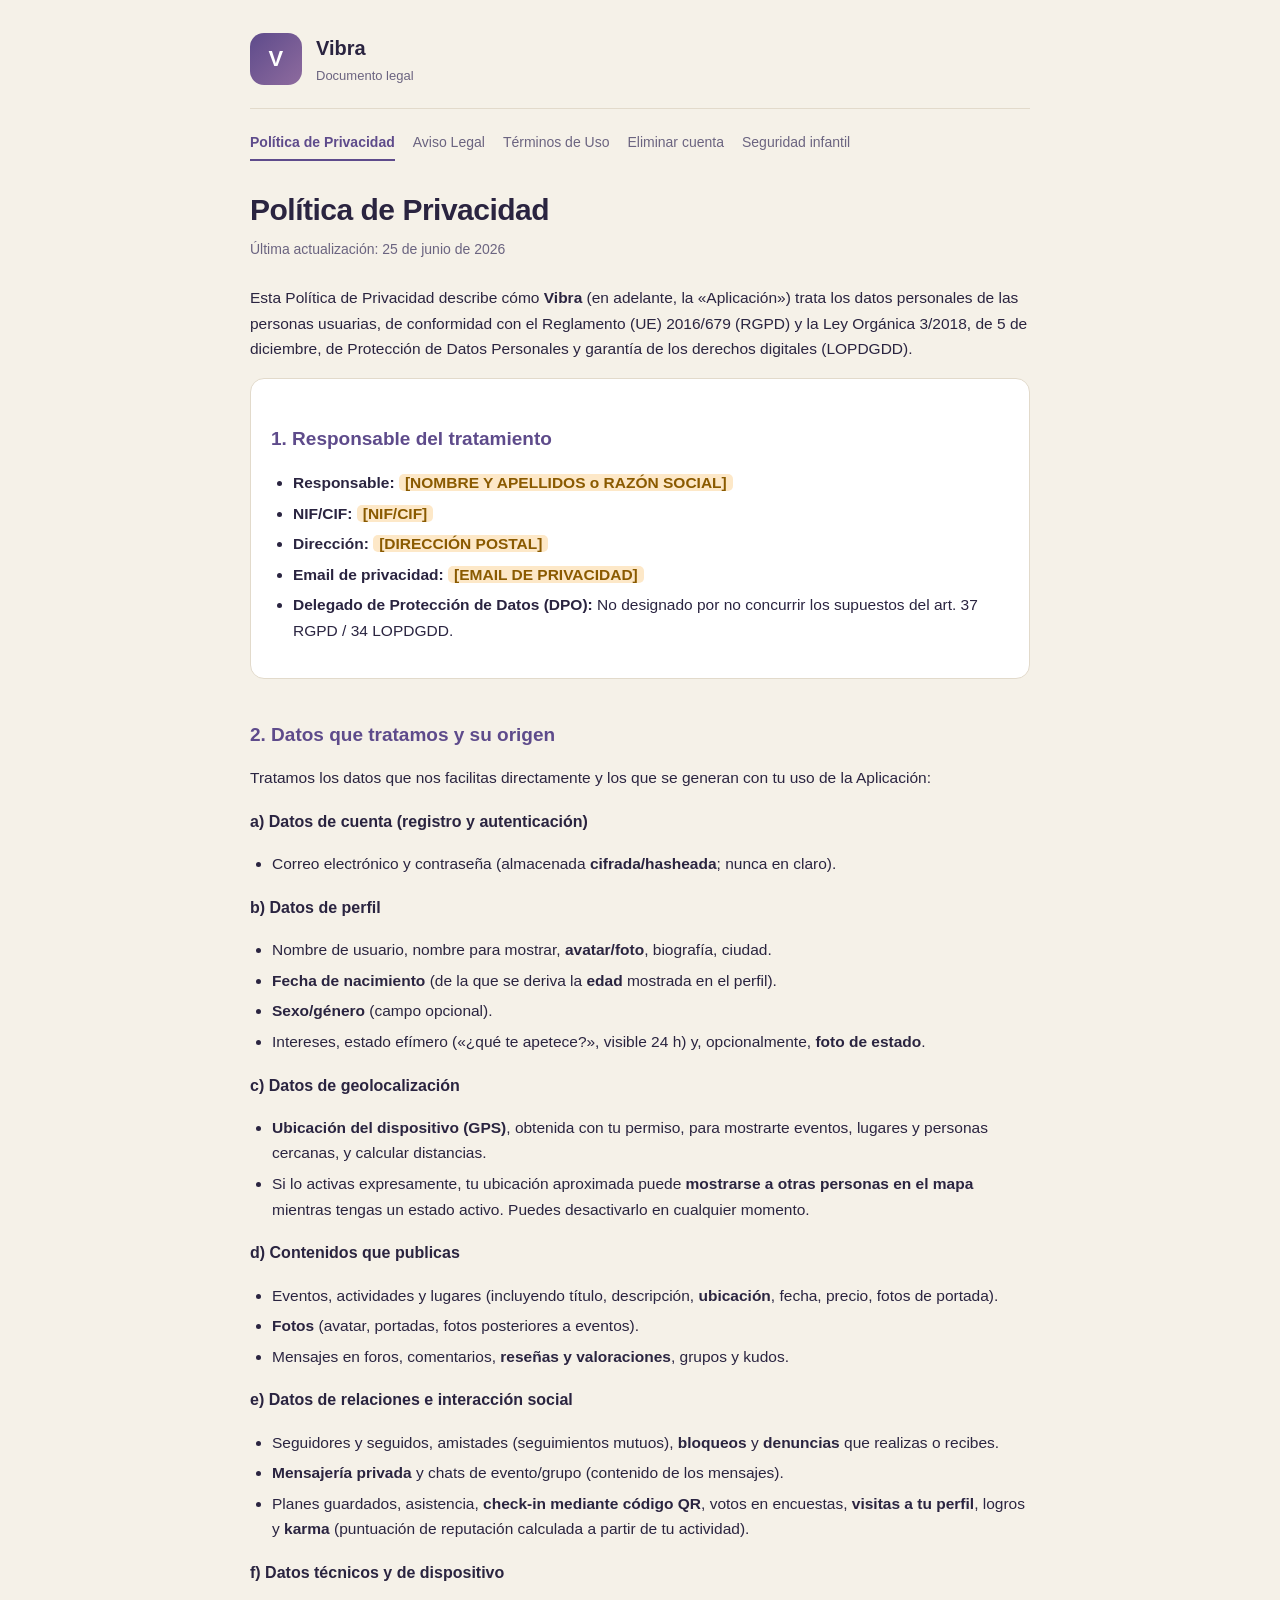
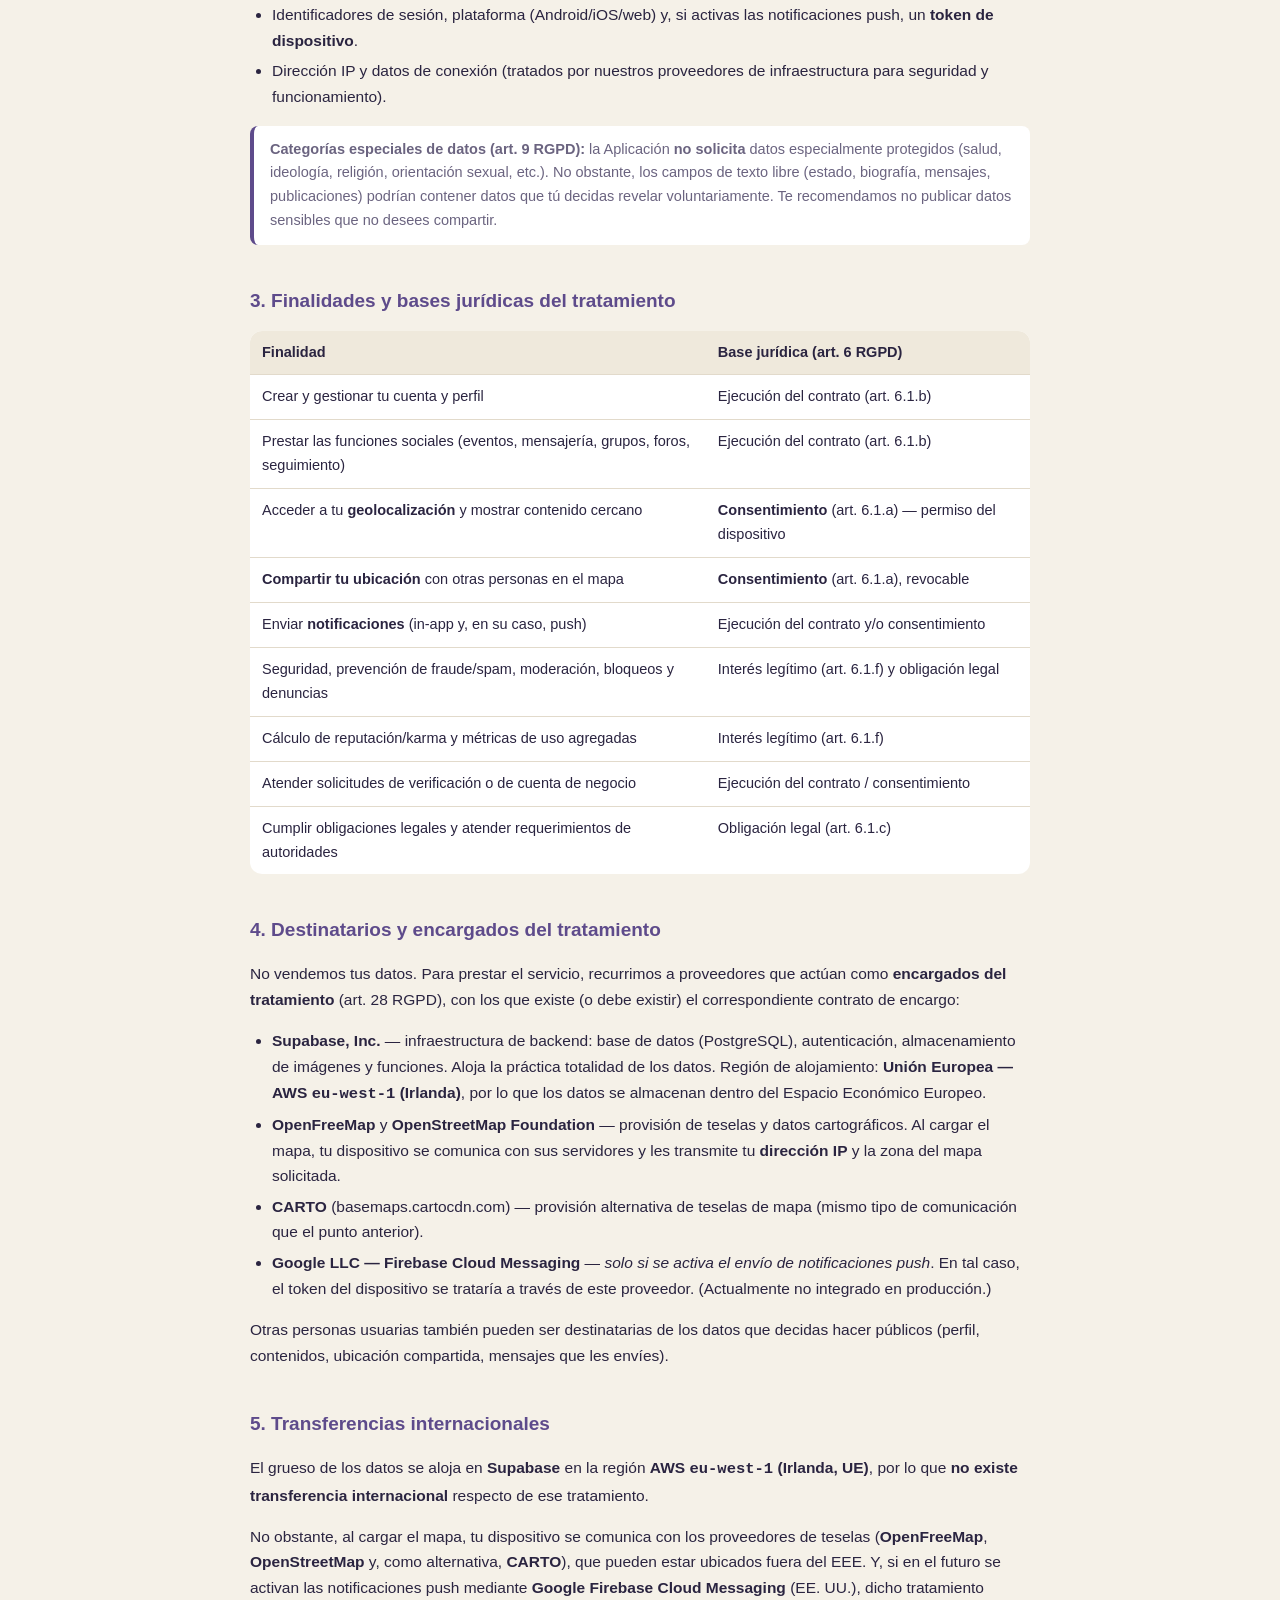
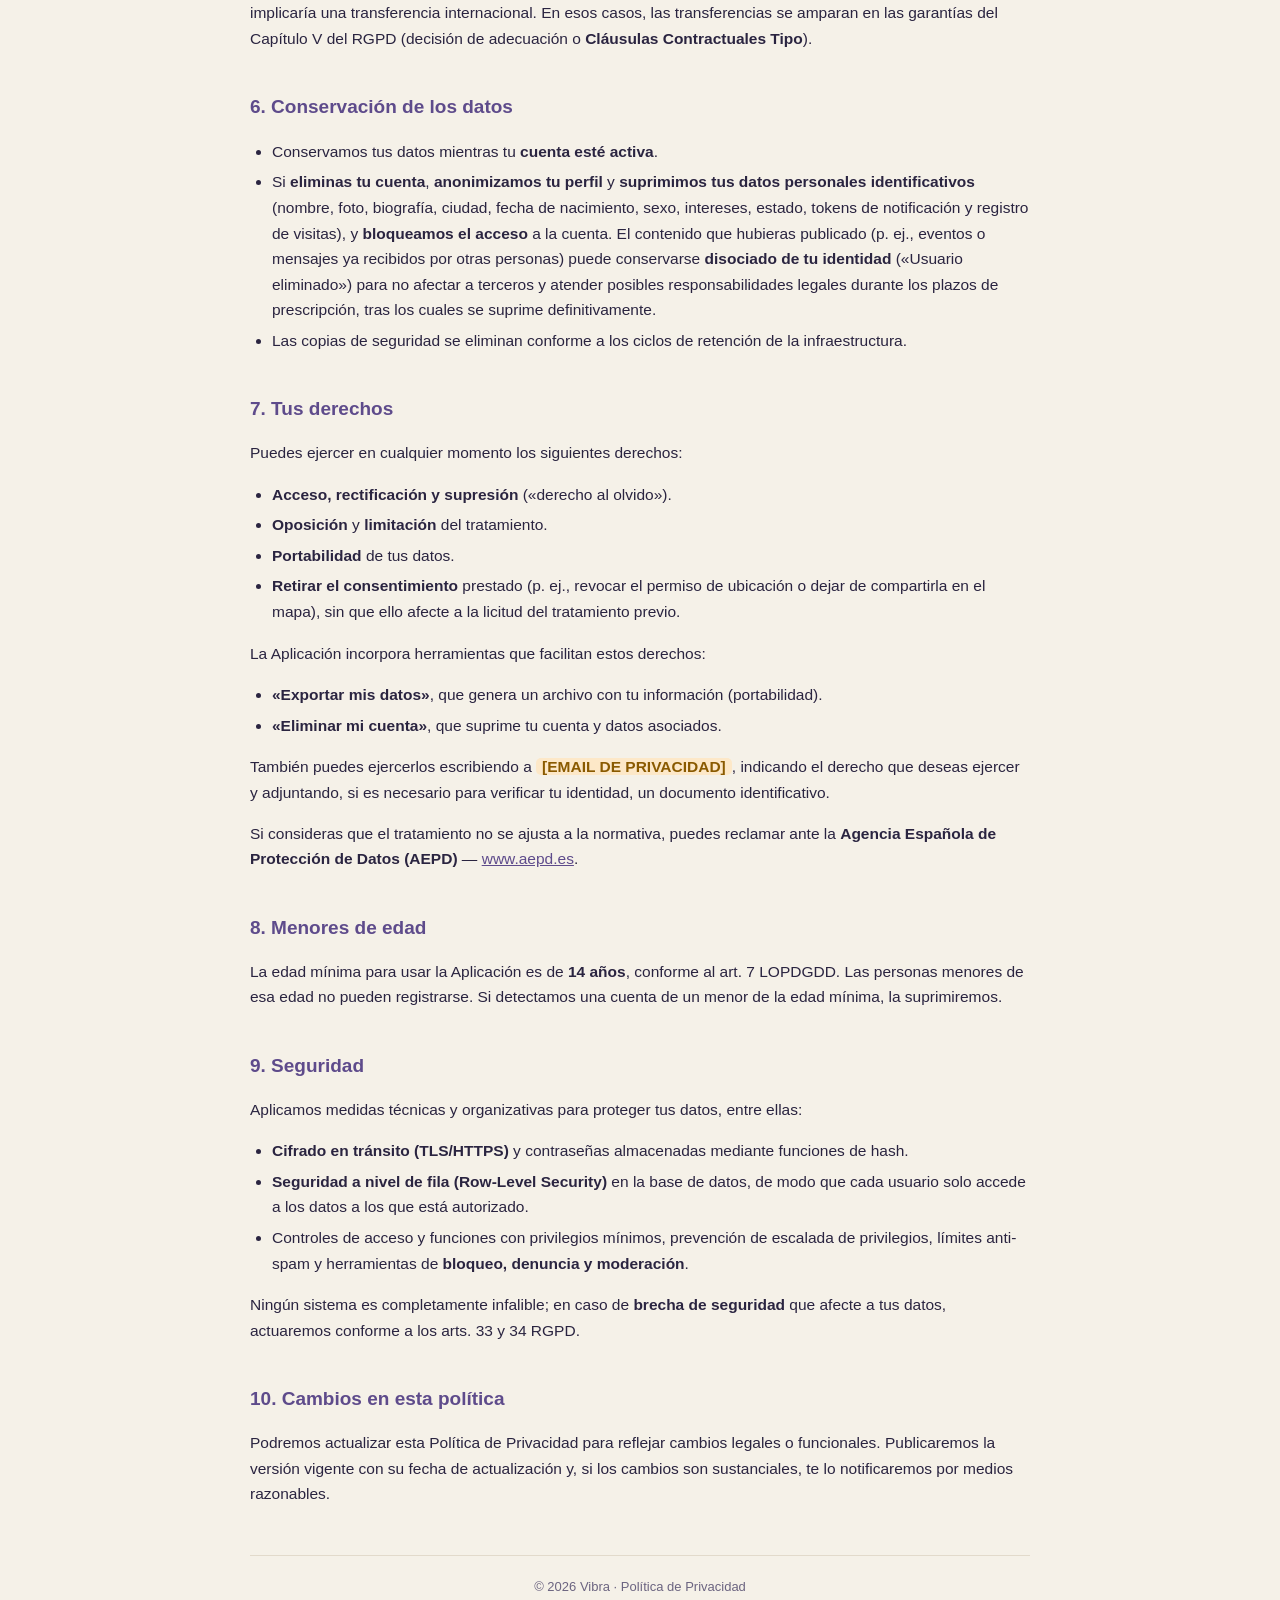
<file: index.html>
<!DOCTYPE html>
<html lang="es">
<head>
<meta charset="UTF-8">
<meta name="viewport" content="width=device-width, initial-scale=1.0">
<title>Política de Privacidad · Vibra</title>
<meta name="description" content="Política de Privacidad de la aplicación Vibra (RGPD / LOPDGDD).">
<link rel="stylesheet" href="styles.css">
</head>
<body>
<div class="wrap">

  <header class="brand">
    <div class="logo">V</div>
    <div>
      <h1>Vibra</h1>
      <div class="sub">Documento legal</div>
    </div>
  </header>

  <nav class="nav">
    <a href="index.html" class="active">Política de Privacidad</a>
    <a href="aviso-legal.html">Aviso Legal</a>
    <a href="terminos.html">Términos de Uso</a>
    <a href="eliminar-cuenta.html">Eliminar cuenta</a>
    <a href="seguridad-infantil.html">Seguridad infantil</a>
  </nav>

  <h2 class="title">Política de Privacidad</h2>
  <p class="updated">Última actualización: 25 de junio de 2026</p>

  <p>Esta Política de Privacidad describe cómo <strong>Vibra</strong> (en adelante, la
  «Aplicación») trata los datos personales de las personas usuarias, de conformidad
  con el Reglamento (UE) 2016/679 (RGPD) y la Ley Orgánica 3/2018, de 5 de diciembre,
  de Protección de Datos Personales y garantía de los derechos digitales (LOPDGDD).</p>

  <div class="card">
    <h3>1. Responsable del tratamiento</h3>
    <ul>
      <li><strong>Responsable:</strong> <span class="fill">[NOMBRE Y APELLIDOS o RAZÓN SOCIAL]</span></li>
      <li><strong>NIF/CIF:</strong> <span class="fill">[NIF/CIF]</span></li>
      <li><strong>Dirección:</strong> <span class="fill">[DIRECCIÓN POSTAL]</span></li>
      <li><strong>Email de privacidad:</strong> <span class="fill">[EMAIL DE PRIVACIDAD]</span></li>
      <li><strong>Delegado de Protección de Datos (DPO):</strong> No designado por no concurrir los supuestos del art. 37 RGPD / 34 LOPDGDD.</li>
    </ul>
  </div>

  <h3>2. Datos que tratamos y su origen</h3>
  <p>Tratamos los datos que nos facilitas directamente y los que se generan con tu uso
  de la Aplicación:</p>

  <h4>a) Datos de cuenta (registro y autenticación)</h4>
  <ul>
    <li>Correo electrónico y contraseña (almacenada <strong>cifrada/hasheada</strong>; nunca en claro).</li>
  </ul>

  <h4>b) Datos de perfil</h4>
  <ul>
    <li>Nombre de usuario, nombre para mostrar, <strong>avatar/foto</strong>, biografía, ciudad.</li>
    <li><strong>Fecha de nacimiento</strong> (de la que se deriva la <strong>edad</strong> mostrada en el perfil).</li>
    <li><strong>Sexo/género</strong> (campo opcional).</li>
    <li>Intereses, estado efímero («¿qué te apetece?», visible 24 h) y, opcionalmente, <strong>foto de estado</strong>.</li>
  </ul>

  <h4>c) Datos de geolocalización</h4>
  <ul>
    <li><strong>Ubicación del dispositivo (GPS)</strong>, obtenida con tu permiso, para mostrarte
    eventos, lugares y personas cercanas, y calcular distancias.</li>
    <li>Si lo activas expresamente, tu ubicación aproximada puede <strong>mostrarse a otras
    personas en el mapa</strong> mientras tengas un estado activo. Puedes desactivarlo en
    cualquier momento.</li>
  </ul>

  <h4>d) Contenidos que publicas</h4>
  <ul>
    <li>Eventos, actividades y lugares (incluyendo título, descripción, <strong>ubicación</strong>, fecha, precio, fotos de portada).</li>
    <li><strong>Fotos</strong> (avatar, portadas, fotos posteriores a eventos).</li>
    <li>Mensajes en foros, comentarios, <strong>reseñas y valoraciones</strong>, grupos y kudos.</li>
  </ul>

  <h4>e) Datos de relaciones e interacción social</h4>
  <ul>
    <li>Seguidores y seguidos, amistades (seguimientos mutuos), <strong>bloqueos</strong> y <strong>denuncias</strong> que realizas o recibes.</li>
    <li><strong>Mensajería privada</strong> y chats de evento/grupo (contenido de los mensajes).</li>
    <li>Planes guardados, asistencia, <strong>check-in mediante código QR</strong>, votos en encuestas, <strong>visitas a tu perfil</strong>, logros y <strong>karma</strong> (puntuación de reputación calculada a partir de tu actividad).</li>
  </ul>

  <h4>f) Datos técnicos y de dispositivo</h4>
  <ul>
    <li>Identificadores de sesión, plataforma (Android/iOS/web) y, si activas las notificaciones push, un <strong>token de dispositivo</strong>.</li>
    <li>Dirección IP y datos de conexión (tratados por nuestros proveedores de infraestructura para seguridad y funcionamiento).</li>
  </ul>

  <blockquote><strong>Categorías especiales de datos (art. 9 RGPD):</strong> la Aplicación <strong>no solicita</strong>
  datos especialmente protegidos (salud, ideología, religión, orientación sexual, etc.). No obstante, los campos de
  texto libre (estado, biografía, mensajes, publicaciones) podrían contener datos que tú decidas revelar
  voluntariamente. Te recomendamos no publicar datos sensibles que no desees compartir.</blockquote>

  <h3>3. Finalidades y bases jurídicas del tratamiento</h3>
  <table>
    <tr><th>Finalidad</th><th>Base jurídica (art. 6 RGPD)</th></tr>
    <tr><td>Crear y gestionar tu cuenta y perfil</td><td>Ejecución del contrato (art. 6.1.b)</td></tr>
    <tr><td>Prestar las funciones sociales (eventos, mensajería, grupos, foros, seguimiento)</td><td>Ejecución del contrato (art. 6.1.b)</td></tr>
    <tr><td>Acceder a tu <strong>geolocalización</strong> y mostrar contenido cercano</td><td><strong>Consentimiento</strong> (art. 6.1.a) — permiso del dispositivo</td></tr>
    <tr><td><strong>Compartir tu ubicación</strong> con otras personas en el mapa</td><td><strong>Consentimiento</strong> (art. 6.1.a), revocable</td></tr>
    <tr><td>Enviar <strong>notificaciones</strong> (in-app y, en su caso, push)</td><td>Ejecución del contrato y/o consentimiento</td></tr>
    <tr><td>Seguridad, prevención de fraude/spam, moderación, bloqueos y denuncias</td><td>Interés legítimo (art. 6.1.f) y obligación legal</td></tr>
    <tr><td>Cálculo de reputación/karma y métricas de uso agregadas</td><td>Interés legítimo (art. 6.1.f)</td></tr>
    <tr><td>Atender solicitudes de verificación o de cuenta de negocio</td><td>Ejecución del contrato / consentimiento</td></tr>
    <tr><td>Cumplir obligaciones legales y atender requerimientos de autoridades</td><td>Obligación legal (art. 6.1.c)</td></tr>
  </table>

  <h3>4. Destinatarios y encargados del tratamiento</h3>
  <p>No vendemos tus datos. Para prestar el servicio, recurrimos a proveedores que actúan como
  <strong>encargados del tratamiento</strong> (art. 28 RGPD), con los que existe (o debe existir) el
  correspondiente contrato de encargo:</p>
  <ul>
    <li><strong>Supabase, Inc.</strong> — infraestructura de backend: base de datos (PostgreSQL),
    autenticación, almacenamiento de imágenes y funciones. Aloja la práctica totalidad de los datos.
    Región de alojamiento: <strong>Unión Europea — AWS <code>eu-west-1</code> (Irlanda)</strong>, por lo
    que los datos se almacenan dentro del Espacio Económico Europeo.</li>
    <li><strong>OpenFreeMap</strong> y <strong>OpenStreetMap Foundation</strong> — provisión de teselas y
    datos cartográficos. Al cargar el mapa, tu dispositivo se comunica con sus servidores y les transmite
    tu <strong>dirección IP</strong> y la zona del mapa solicitada.</li>
    <li><strong>CARTO</strong> (basemaps.cartocdn.com) — provisión alternativa de teselas de mapa (mismo
    tipo de comunicación que el punto anterior).</li>
    <li><strong>Google LLC — Firebase Cloud Messaging</strong> — <em>solo si se activa el envío de
    notificaciones push</em>. En tal caso, el token del dispositivo se trataría a través de este
    proveedor. (Actualmente no integrado en producción.)</li>
  </ul>
  <p>Otras personas usuarias también pueden ser destinatarias de los datos que decidas hacer públicos
  (perfil, contenidos, ubicación compartida, mensajes que les envíes).</p>

  <h3>5. Transferencias internacionales</h3>
  <p>El grueso de los datos se aloja en <strong>Supabase</strong> en la región <strong>AWS
  <code>eu-west-1</code> (Irlanda, UE)</strong>, por lo que <strong>no existe transferencia
  internacional</strong> respecto de ese tratamiento.</p>
  <p>No obstante, al cargar el mapa, tu dispositivo se comunica con los proveedores de teselas
  (<strong>OpenFreeMap</strong>, <strong>OpenStreetMap</strong> y, como alternativa, <strong>CARTO</strong>),
  que pueden estar ubicados fuera del EEE. Y, si en el futuro se activan las notificaciones push mediante
  <strong>Google Firebase Cloud Messaging</strong> (EE. UU.), dicho tratamiento implicaría una transferencia
  internacional. En esos casos, las transferencias se amparan en las garantías del Capítulo V del RGPD
  (decisión de adecuación o <strong>Cláusulas Contractuales Tipo</strong>).</p>

  <h3>6. Conservación de los datos</h3>
  <ul>
    <li>Conservamos tus datos mientras tu <strong>cuenta esté activa</strong>.</li>
    <li>Si <strong>eliminas tu cuenta</strong>, <strong>anonimizamos tu perfil</strong> y <strong>suprimimos
    tus datos personales identificativos</strong> (nombre, foto, biografía, ciudad, fecha de nacimiento,
    sexo, intereses, estado, tokens de notificación y registro de visitas), y <strong>bloqueamos el
    acceso</strong> a la cuenta. El contenido que hubieras publicado (p. ej., eventos o mensajes ya
    recibidos por otras personas) puede conservarse <strong>disociado de tu identidad</strong> («Usuario
    eliminado») para no afectar a terceros y atender posibles responsabilidades legales durante los plazos
    de prescripción, tras los cuales se suprime definitivamente.</li>
    <li>Las copias de seguridad se eliminan conforme a los ciclos de retención de la infraestructura.</li>
  </ul>

  <h3>7. Tus derechos</h3>
  <p>Puedes ejercer en cualquier momento los siguientes derechos:</p>
  <ul>
    <li><strong>Acceso, rectificación y supresión</strong> («derecho al olvido»).</li>
    <li><strong>Oposición</strong> y <strong>limitación</strong> del tratamiento.</li>
    <li><strong>Portabilidad</strong> de tus datos.</li>
    <li><strong>Retirar el consentimiento</strong> prestado (p. ej., revocar el permiso de ubicación o
    dejar de compartirla en el mapa), sin que ello afecte a la licitud del tratamiento previo.</li>
  </ul>
  <p>La Aplicación incorpora herramientas que facilitan estos derechos:</p>
  <ul>
    <li><strong>«Exportar mis datos»</strong>, que genera un archivo con tu información (portabilidad).</li>
    <li><strong>«Eliminar mi cuenta»</strong>, que suprime tu cuenta y datos asociados.</li>
  </ul>
  <p>También puedes ejercerlos escribiendo a <span class="fill">[EMAIL DE PRIVACIDAD]</span>, indicando el
  derecho que deseas ejercer y adjuntando, si es necesario para verificar tu identidad, un documento
  identificativo.</p>
  <p>Si consideras que el tratamiento no se ajusta a la normativa, puedes reclamar ante la <strong>Agencia
  Española de Protección de Datos (AEPD)</strong> — <a href="https://www.aepd.es">www.aepd.es</a>.</p>

  <h3>8. Menores de edad</h3>
  <p>La edad mínima para usar la Aplicación es de <strong>14 años</strong>, conforme al art. 7 LOPDGDD. Las
  personas menores de esa edad no pueden registrarse. Si detectamos una cuenta de un menor de la edad
  mínima, la suprimiremos.</p>

  <h3>9. Seguridad</h3>
  <p>Aplicamos medidas técnicas y organizativas para proteger tus datos, entre ellas:</p>
  <ul>
    <li><strong>Cifrado en tránsito (TLS/HTTPS)</strong> y contraseñas almacenadas mediante funciones de hash.</li>
    <li><strong>Seguridad a nivel de fila (Row-Level Security)</strong> en la base de datos, de modo que
    cada usuario solo accede a los datos a los que está autorizado.</li>
    <li>Controles de acceso y funciones con privilegios mínimos, prevención de escalada de privilegios,
    límites anti-spam y herramientas de <strong>bloqueo, denuncia y moderación</strong>.</li>
  </ul>
  <p>Ningún sistema es completamente infalible; en caso de <strong>brecha de seguridad</strong> que afecte a
  tus datos, actuaremos conforme a los arts. 33 y 34 RGPD.</p>

  <h3>10. Cambios en esta política</h3>
  <p>Podremos actualizar esta Política de Privacidad para reflejar cambios legales o funcionales.
  Publicaremos la versión vigente con su fecha de actualización y, si los cambios son sustanciales, te lo
  notificaremos por medios razonables.</p>

  <footer>
    © 2026 Vibra · Política de Privacidad
  </footer>

</div>
</body>
</html>
</file>
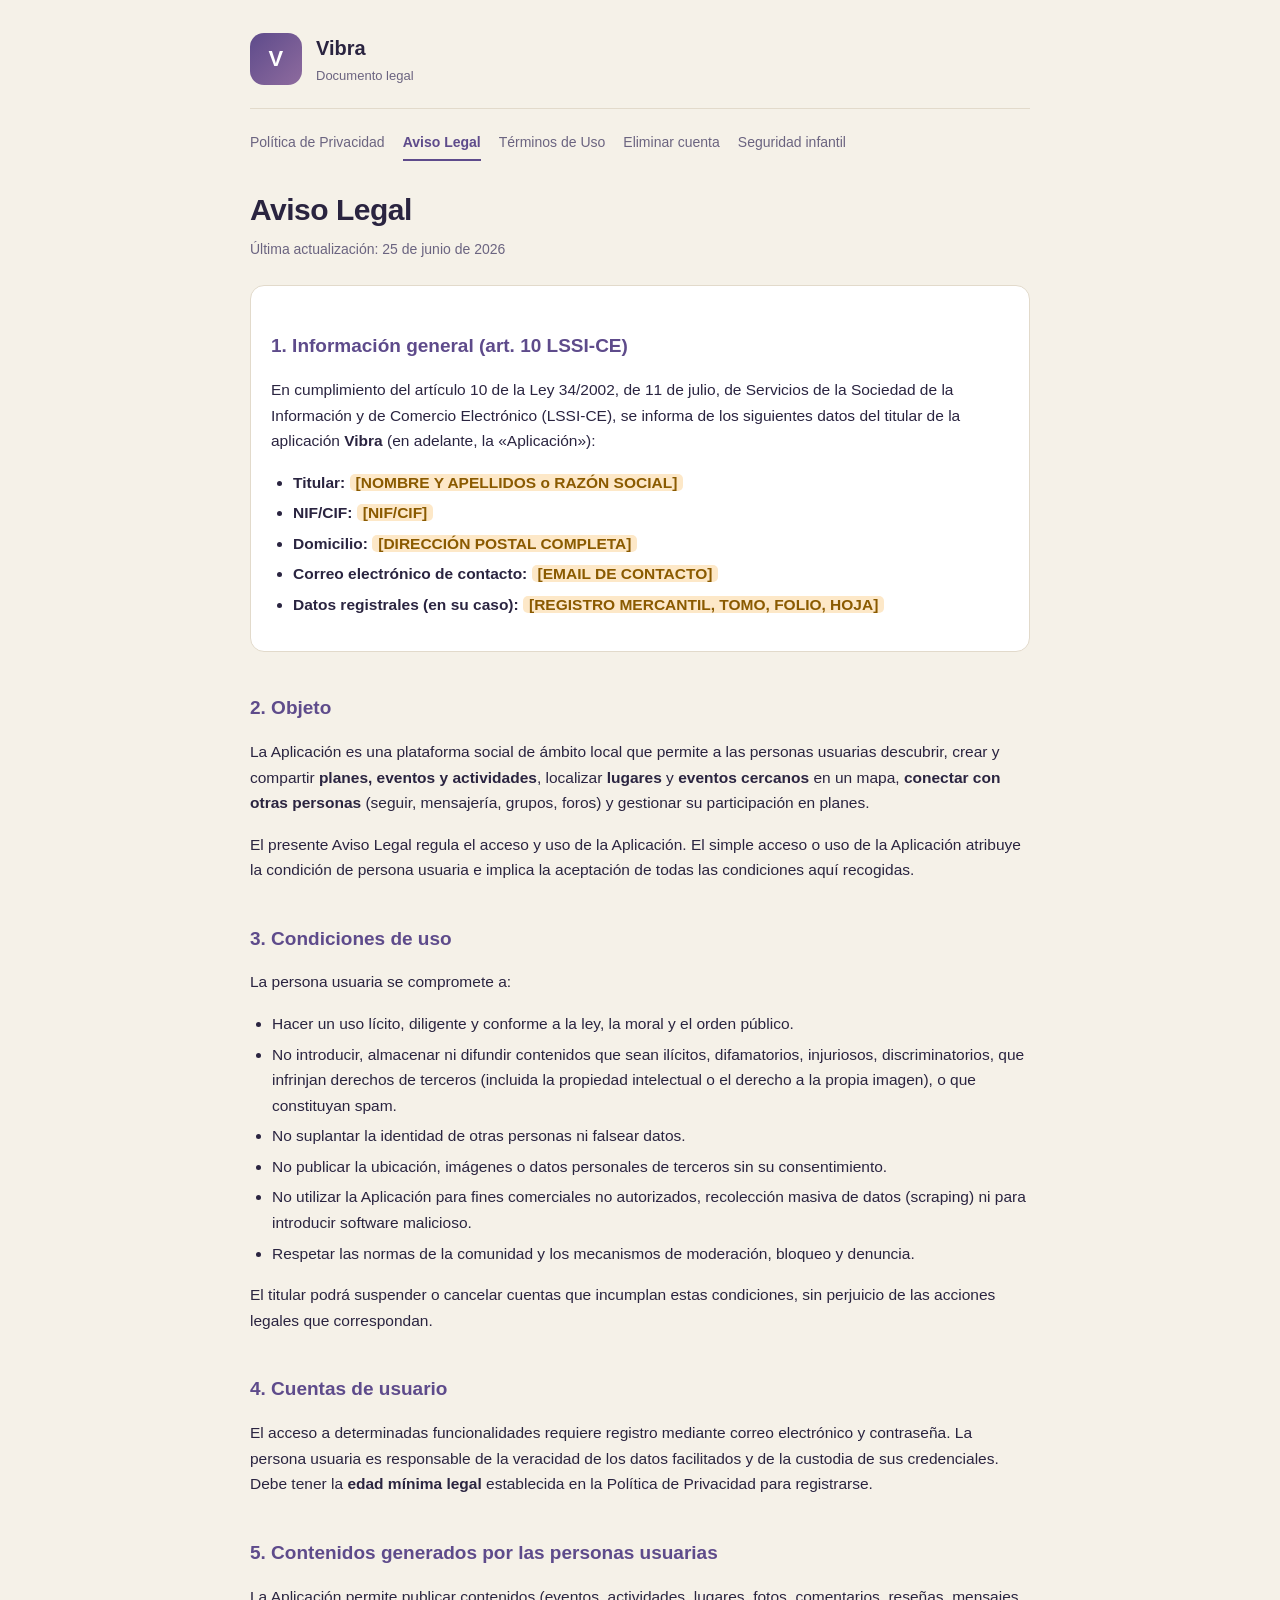
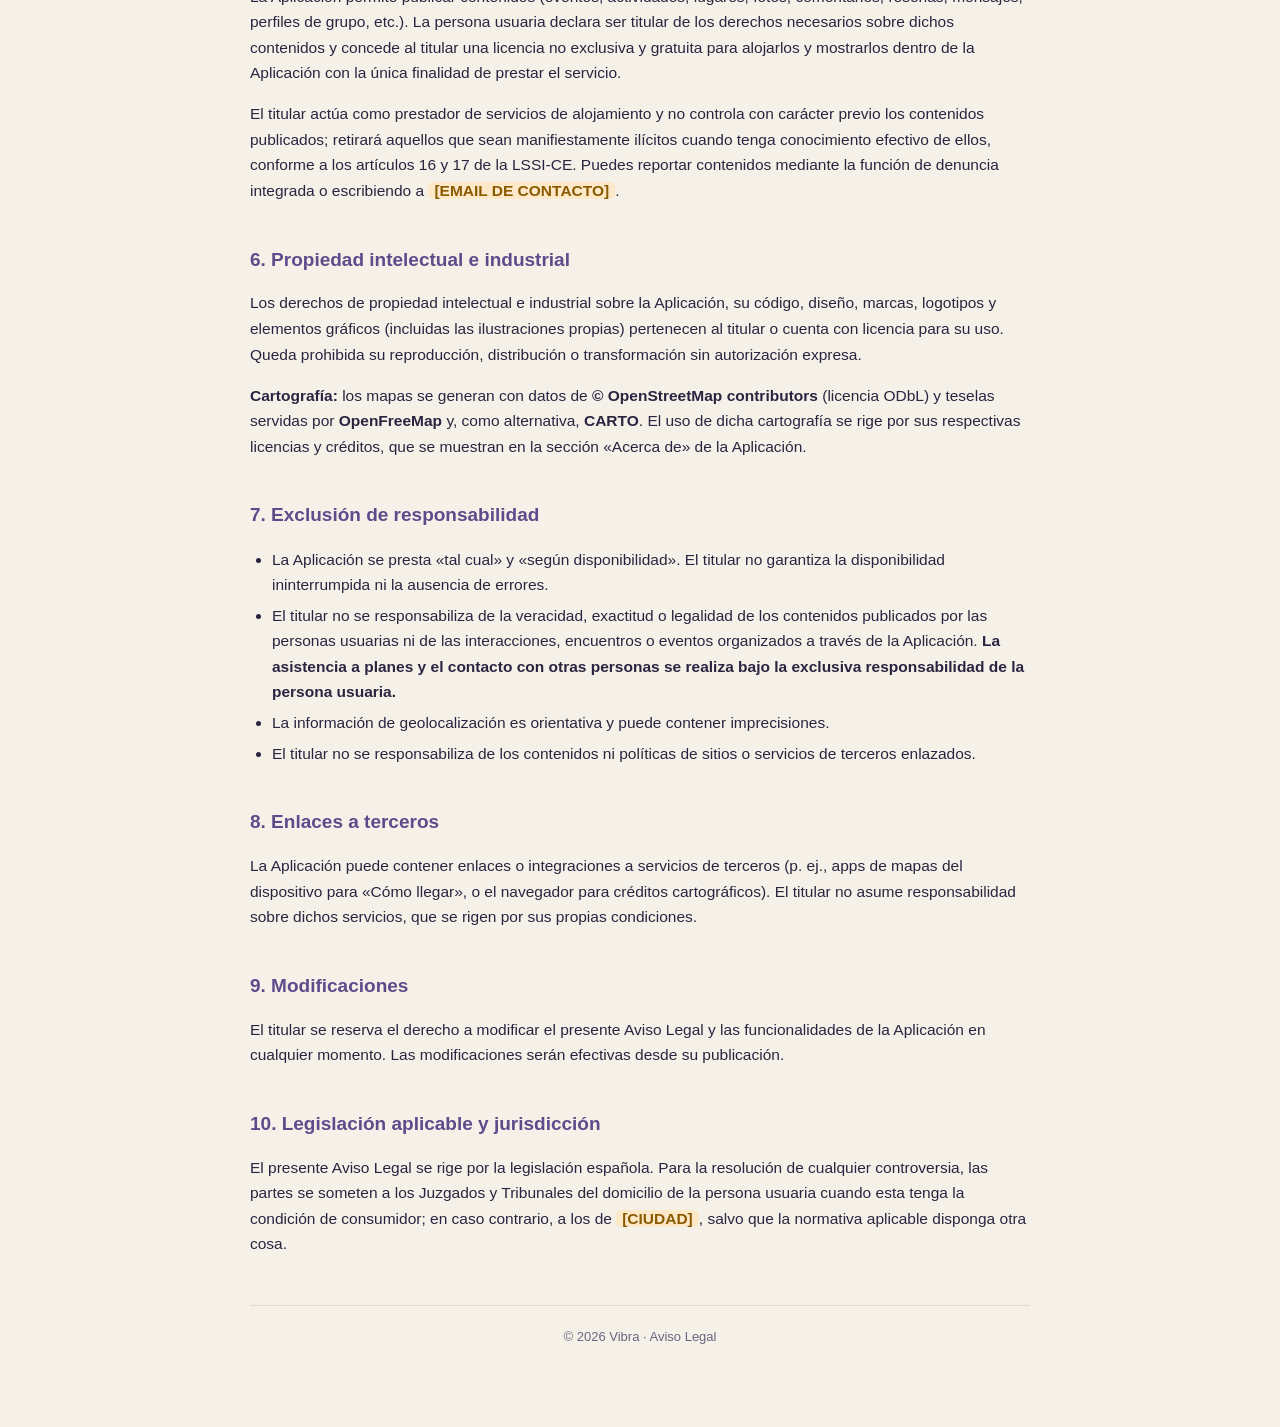
<file: aviso-legal.html>
<!DOCTYPE html>
<html lang="es">
<head>
<meta charset="UTF-8">
<meta name="viewport" content="width=device-width, initial-scale=1.0">
<title>Aviso Legal · Vibra</title>
<meta name="description" content="Aviso Legal de la aplicación Vibra (LSSI-CE).">
<link rel="stylesheet" href="styles.css">
</head>
<body>
<div class="wrap">

  <header class="brand">
    <div class="logo">V</div>
    <div>
      <h1>Vibra</h1>
      <div class="sub">Documento legal</div>
    </div>
  </header>

  <nav class="nav">
    <a href="index.html">Política de Privacidad</a>
    <a href="aviso-legal.html" class="active">Aviso Legal</a>
    <a href="terminos.html">Términos de Uso</a>
    <a href="eliminar-cuenta.html">Eliminar cuenta</a>
    <a href="seguridad-infantil.html">Seguridad infantil</a>
  </nav>

  <h2 class="title">Aviso Legal</h2>
  <p class="updated">Última actualización: 25 de junio de 2026</p>

  <div class="card">
    <h3>1. Información general (art. 10 LSSI-CE)</h3>
    <p>En cumplimiento del artículo 10 de la Ley 34/2002, de 11 de julio, de Servicios de la Sociedad de la
    Información y de Comercio Electrónico (LSSI-CE), se informa de los siguientes datos del titular de la
    aplicación <strong>Vibra</strong> (en adelante, la «Aplicación»):</p>
    <ul>
      <li><strong>Titular:</strong> <span class="fill">[NOMBRE Y APELLIDOS o RAZÓN SOCIAL]</span></li>
      <li><strong>NIF/CIF:</strong> <span class="fill">[NIF/CIF]</span></li>
      <li><strong>Domicilio:</strong> <span class="fill">[DIRECCIÓN POSTAL COMPLETA]</span></li>
      <li><strong>Correo electrónico de contacto:</strong> <span class="fill">[EMAIL DE CONTACTO]</span></li>
      <li><strong>Datos registrales (en su caso):</strong> <span class="fill">[REGISTRO MERCANTIL, TOMO, FOLIO, HOJA]</span></li>
    </ul>
  </div>

  <h3>2. Objeto</h3>
  <p>La Aplicación es una plataforma social de ámbito local que permite a las personas usuarias descubrir,
  crear y compartir <strong>planes, eventos y actividades</strong>, localizar <strong>lugares</strong> y
  <strong>eventos cercanos</strong> en un mapa, <strong>conectar con otras personas</strong> (seguir,
  mensajería, grupos, foros) y gestionar su participación en planes.</p>
  <p>El presente Aviso Legal regula el acceso y uso de la Aplicación. El simple acceso o uso de la Aplicación
  atribuye la condición de persona usuaria e implica la aceptación de todas las condiciones aquí recogidas.</p>

  <h3>3. Condiciones de uso</h3>
  <p>La persona usuaria se compromete a:</p>
  <ul>
    <li>Hacer un uso lícito, diligente y conforme a la ley, la moral y el orden público.</li>
    <li>No introducir, almacenar ni difundir contenidos que sean ilícitos, difamatorios, injuriosos,
    discriminatorios, que infrinjan derechos de terceros (incluida la propiedad intelectual o el derecho a la
    propia imagen), o que constituyan spam.</li>
    <li>No suplantar la identidad de otras personas ni falsear datos.</li>
    <li>No publicar la ubicación, imágenes o datos personales de terceros sin su consentimiento.</li>
    <li>No utilizar la Aplicación para fines comerciales no autorizados, recolección masiva de datos
    (scraping) ni para introducir software malicioso.</li>
    <li>Respetar las normas de la comunidad y los mecanismos de moderación, bloqueo y denuncia.</li>
  </ul>
  <p>El titular podrá suspender o cancelar cuentas que incumplan estas condiciones, sin perjuicio de las
  acciones legales que correspondan.</p>

  <h3>4. Cuentas de usuario</h3>
  <p>El acceso a determinadas funcionalidades requiere registro mediante correo electrónico y contraseña. La
  persona usuaria es responsable de la veracidad de los datos facilitados y de la custodia de sus
  credenciales. Debe tener la <strong>edad mínima legal</strong> establecida en la Política de Privacidad
  para registrarse.</p>

  <h3>5. Contenidos generados por las personas usuarias</h3>
  <p>La Aplicación permite publicar contenidos (eventos, actividades, lugares, fotos, comentarios, reseñas,
  mensajes, perfiles de grupo, etc.). La persona usuaria declara ser titular de los derechos necesarios sobre
  dichos contenidos y concede al titular una licencia no exclusiva y gratuita para alojarlos y mostrarlos
  dentro de la Aplicación con la única finalidad de prestar el servicio.</p>
  <p>El titular actúa como prestador de servicios de alojamiento y no controla con carácter previo los
  contenidos publicados; retirará aquellos que sean manifiestamente ilícitos cuando tenga conocimiento
  efectivo de ellos, conforme a los artículos 16 y 17 de la LSSI-CE. Puedes reportar contenidos mediante la
  función de denuncia integrada o escribiendo a <span class="fill">[EMAIL DE CONTACTO]</span>.</p>

  <h3>6. Propiedad intelectual e industrial</h3>
  <p>Los derechos de propiedad intelectual e industrial sobre la Aplicación, su código, diseño, marcas,
  logotipos y elementos gráficos (incluidas las ilustraciones propias) pertenecen al titular o cuenta con
  licencia para su uso. Queda prohibida su reproducción, distribución o transformación sin autorización
  expresa.</p>
  <p><strong>Cartografía:</strong> los mapas se generan con datos de <strong>© OpenStreetMap
  contributors</strong> (licencia ODbL) y teselas servidas por <strong>OpenFreeMap</strong> y, como
  alternativa, <strong>CARTO</strong>. El uso de dicha cartografía se rige por sus respectivas licencias y
  créditos, que se muestran en la sección «Acerca de» de la Aplicación.</p>

  <h3>7. Exclusión de responsabilidad</h3>
  <ul>
    <li>La Aplicación se presta «tal cual» y «según disponibilidad». El titular no garantiza la disponibilidad
    ininterrumpida ni la ausencia de errores.</li>
    <li>El titular no se responsabiliza de la veracidad, exactitud o legalidad de los contenidos publicados
    por las personas usuarias ni de las interacciones, encuentros o eventos organizados a través de la
    Aplicación. <strong>La asistencia a planes y el contacto con otras personas se realiza bajo la exclusiva
    responsabilidad de la persona usuaria.</strong></li>
    <li>La información de geolocalización es orientativa y puede contener imprecisiones.</li>
    <li>El titular no se responsabiliza de los contenidos ni políticas de sitios o servicios de terceros
    enlazados.</li>
  </ul>

  <h3>8. Enlaces a terceros</h3>
  <p>La Aplicación puede contener enlaces o integraciones a servicios de terceros (p. ej., apps de mapas del
  dispositivo para «Cómo llegar», o el navegador para créditos cartográficos). El titular no asume
  responsabilidad sobre dichos servicios, que se rigen por sus propias condiciones.</p>

  <h3>9. Modificaciones</h3>
  <p>El titular se reserva el derecho a modificar el presente Aviso Legal y las funcionalidades de la
  Aplicación en cualquier momento. Las modificaciones serán efectivas desde su publicación.</p>

  <h3>10. Legislación aplicable y jurisdicción</h3>
  <p>El presente Aviso Legal se rige por la legislación española. Para la resolución de cualquier controversia,
  las partes se someten a los Juzgados y Tribunales del domicilio de la persona usuaria cuando esta tenga la
  condición de consumidor; en caso contrario, a los de <span class="fill">[CIUDAD]</span>, salvo que la
  normativa aplicable disponga otra cosa.</p>

  <footer>
    © 2026 Vibra · Aviso Legal
  </footer>

</div>
</body>
</html>
</file>
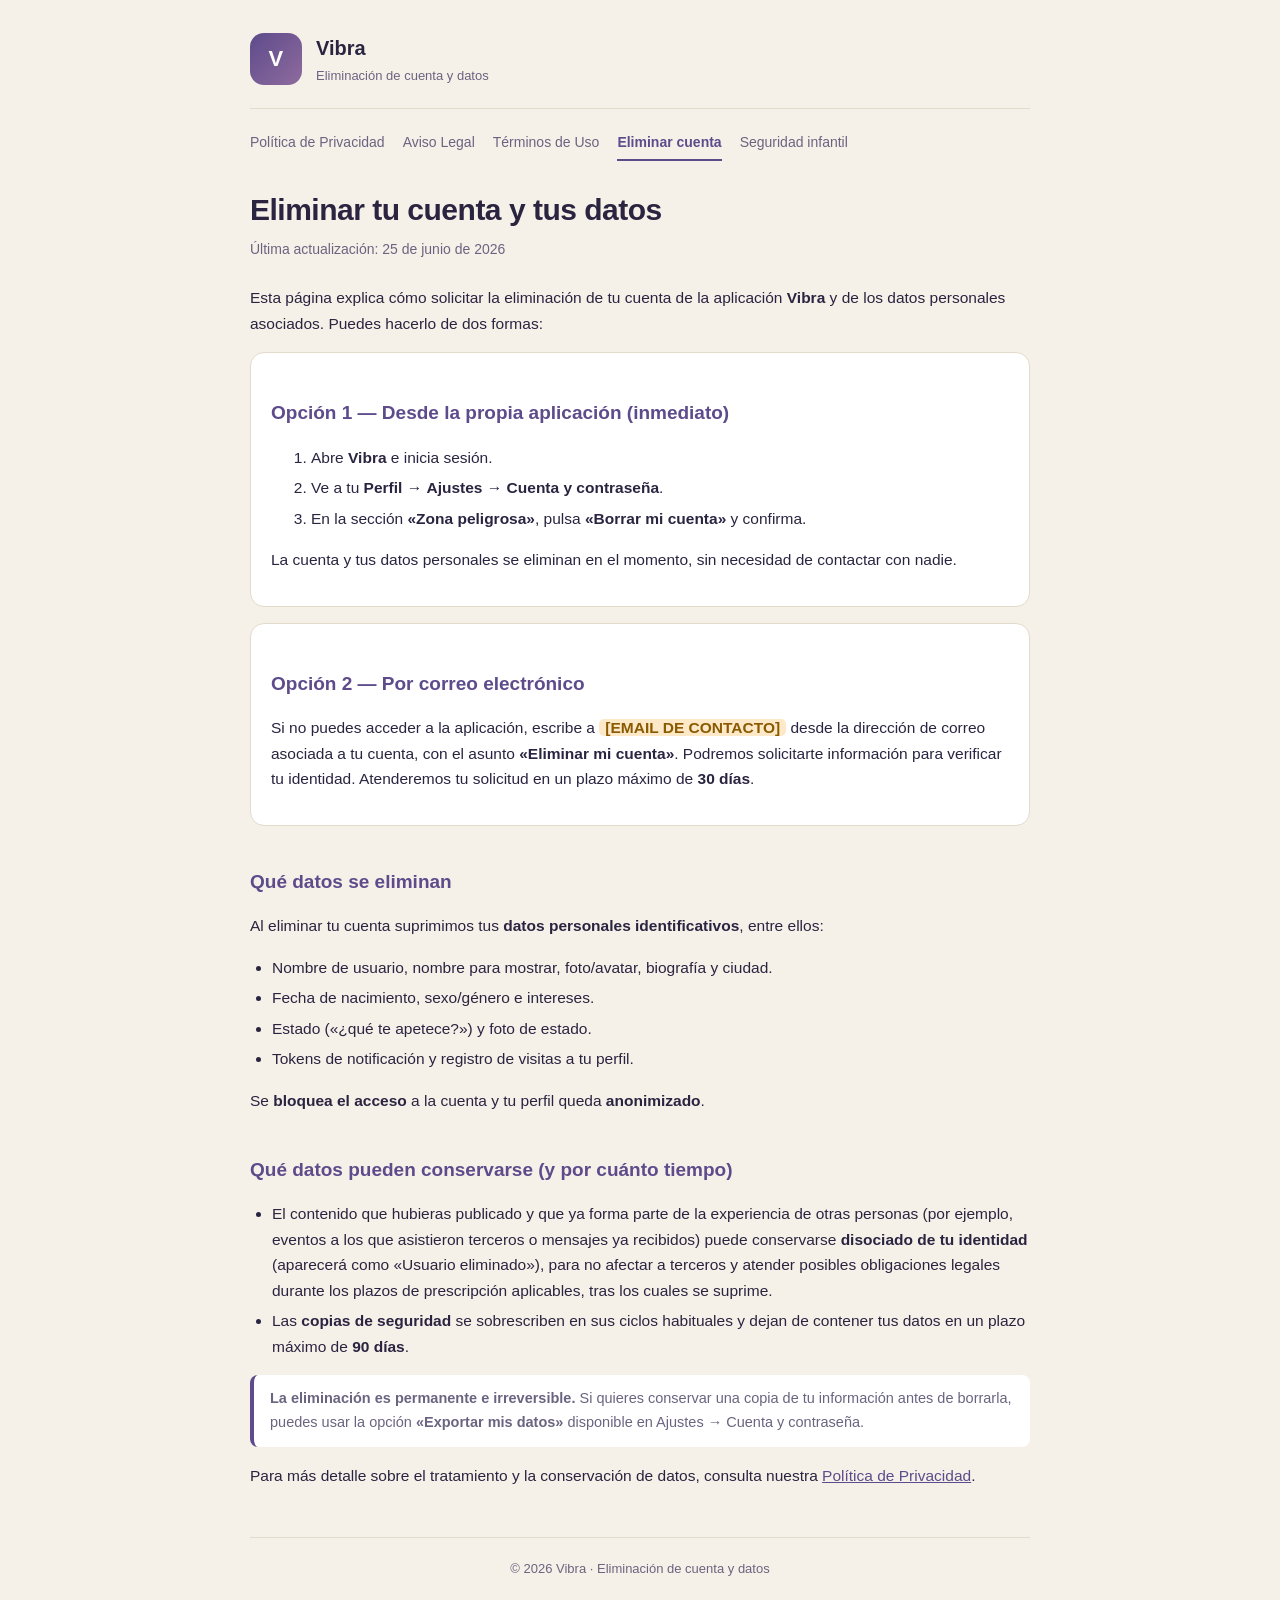
<file: eliminar-cuenta.html>
<!DOCTYPE html>
<html lang="es">
<head>
<meta charset="UTF-8">
<meta name="viewport" content="width=device-width, initial-scale=1.0">
<title>Eliminar tu cuenta y tus datos · Vibra</title>
<meta name="description" content="Cómo solicitar la eliminación de tu cuenta de Vibra y de los datos asociados.">
<link rel="stylesheet" href="styles.css">
</head>
<body>
<div class="wrap">

  <header class="brand">
    <div class="logo">V</div>
    <div>
      <h1>Vibra</h1>
      <div class="sub">Eliminación de cuenta y datos</div>
    </div>
  </header>

  <nav class="nav">
    <a href="index.html">Política de Privacidad</a>
    <a href="aviso-legal.html">Aviso Legal</a>
    <a href="terminos.html">Términos de Uso</a>
    <a href="eliminar-cuenta.html" class="active">Eliminar cuenta</a>
    <a href="seguridad-infantil.html">Seguridad infantil</a>
  </nav>

  <h2 class="title">Eliminar tu cuenta y tus datos</h2>
  <p class="updated">Última actualización: 25 de junio de 2026</p>

  <p>Esta página explica cómo solicitar la eliminación de tu cuenta de la aplicación <strong>Vibra</strong>
  y de los datos personales asociados. Puedes hacerlo de dos formas:</p>

  <div class="card">
    <h3>Opción 1 — Desde la propia aplicación (inmediato)</h3>
    <ol>
      <li>Abre <strong>Vibra</strong> e inicia sesión.</li>
      <li>Ve a tu <strong>Perfil</strong> → <strong>Ajustes</strong> → <strong>Cuenta y contraseña</strong>.</li>
      <li>En la sección <strong>«Zona peligrosa»</strong>, pulsa <strong>«Borrar mi cuenta»</strong> y confirma.</li>
    </ol>
    <p>La cuenta y tus datos personales se eliminan en el momento, sin necesidad de contactar con nadie.</p>
  </div>

  <div class="card">
    <h3>Opción 2 — Por correo electrónico</h3>
    <p>Si no puedes acceder a la aplicación, escribe a
    <span class="fill">[EMAIL DE CONTACTO]</span> desde la dirección de correo asociada a tu cuenta, con el
    asunto <strong>«Eliminar mi cuenta»</strong>. Podremos solicitarte información para verificar tu
    identidad. Atenderemos tu solicitud en un plazo máximo de <strong>30 días</strong>.</p>
  </div>

  <h3>Qué datos se eliminan</h3>
  <p>Al eliminar tu cuenta suprimimos tus <strong>datos personales identificativos</strong>, entre ellos:</p>
  <ul>
    <li>Nombre de usuario, nombre para mostrar, foto/avatar, biografía y ciudad.</li>
    <li>Fecha de nacimiento, sexo/género e intereses.</li>
    <li>Estado («¿qué te apetece?») y foto de estado.</li>
    <li>Tokens de notificación y registro de visitas a tu perfil.</li>
  </ul>
  <p>Se <strong>bloquea el acceso</strong> a la cuenta y tu perfil queda <strong>anonimizado</strong>.</p>

  <h3>Qué datos pueden conservarse (y por cuánto tiempo)</h3>
  <ul>
    <li>El contenido que hubieras publicado y que ya forma parte de la experiencia de otras personas (por
    ejemplo, eventos a los que asistieron terceros o mensajes ya recibidos) puede conservarse
    <strong>disociado de tu identidad</strong> (aparecerá como «Usuario eliminado»), para no afectar a
    terceros y atender posibles obligaciones legales durante los plazos de prescripción aplicables, tras los
    cuales se suprime.</li>
    <li>Las <strong>copias de seguridad</strong> se sobrescriben en sus ciclos habituales y dejan de contener
    tus datos en un plazo máximo de <strong>90 días</strong>.</li>
  </ul>

  <blockquote><strong>La eliminación es permanente e irreversible.</strong> Si quieres conservar una copia de
  tu información antes de borrarla, puedes usar la opción <strong>«Exportar mis datos»</strong> disponible en
  Ajustes → Cuenta y contraseña.</blockquote>

  <p>Para más detalle sobre el tratamiento y la conservación de datos, consulta nuestra
  <a href="index.html">Política de Privacidad</a>.</p>

  <footer>
    © 2026 Vibra · Eliminación de cuenta y datos
  </footer>

</div>
</body>
</html>
</file>
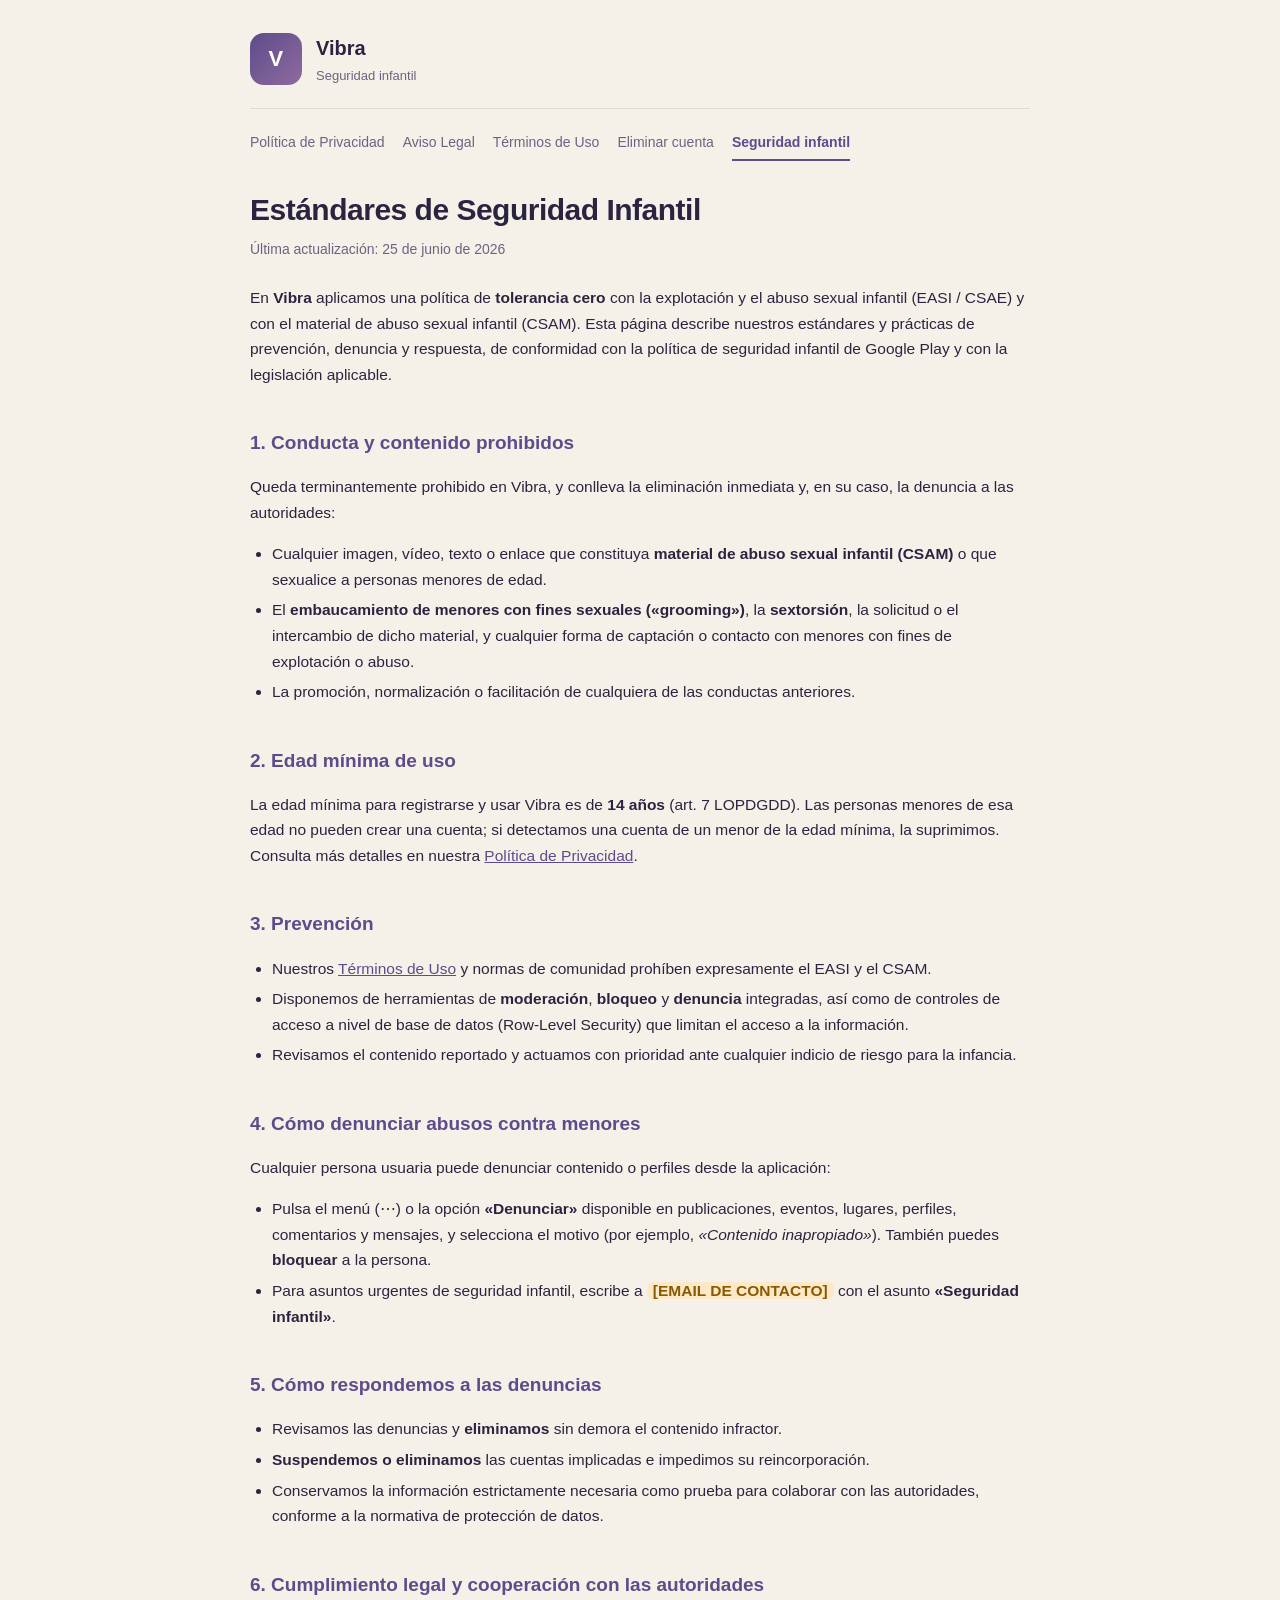
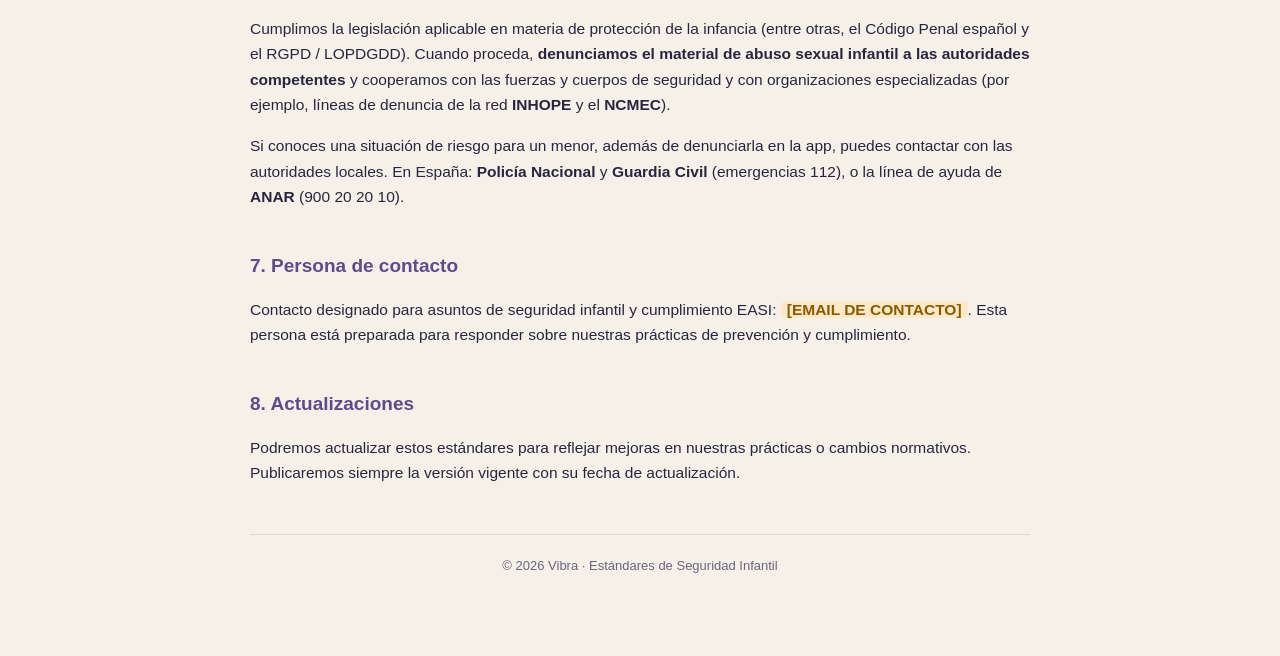
<file: seguridad-infantil.html>
<!DOCTYPE html>
<html lang="es">
<head>
<meta charset="UTF-8">
<meta name="viewport" content="width=device-width, initial-scale=1.0">
<title>Estándares de Seguridad Infantil · Vibra</title>
<meta name="description" content="Estándares de Vibra contra la explotación y el abuso sexual infantil (EASI/CSAE).">
<link rel="stylesheet" href="styles.css">
</head>
<body>
<div class="wrap">

  <header class="brand">
    <div class="logo">V</div>
    <div>
      <h1>Vibra</h1>
      <div class="sub">Seguridad infantil</div>
    </div>
  </header>

  <nav class="nav">
    <a href="index.html">Política de Privacidad</a>
    <a href="aviso-legal.html">Aviso Legal</a>
    <a href="terminos.html">Términos de Uso</a>
    <a href="eliminar-cuenta.html">Eliminar cuenta</a>
    <a href="seguridad-infantil.html" class="active">Seguridad infantil</a>
  </nav>

  <h2 class="title">Estándares de Seguridad Infantil</h2>
  <p class="updated">Última actualización: 25 de junio de 2026</p>

  <p>En <strong>Vibra</strong> aplicamos una política de <strong>tolerancia cero</strong> con la explotación y
  el abuso sexual infantil (EASI / CSAE) y con el material de abuso sexual infantil (CSAM). Esta página
  describe nuestros estándares y prácticas de prevención, denuncia y respuesta, de conformidad con la política
  de seguridad infantil de Google Play y con la legislación aplicable.</p>

  <h3>1. Conducta y contenido prohibidos</h3>
  <p>Queda terminantemente prohibido en Vibra, y conlleva la eliminación inmediata y, en su caso, la denuncia
  a las autoridades:</p>
  <ul>
    <li>Cualquier imagen, vídeo, texto o enlace que constituya <strong>material de abuso sexual infantil
    (CSAM)</strong> o que sexualice a personas menores de edad.</li>
    <li>El <strong>embaucamiento de menores con fines sexuales («grooming»)</strong>, la <strong>sextorsión</strong>,
    la solicitud o el intercambio de dicho material, y cualquier forma de captación o contacto con menores con
    fines de explotación o abuso.</li>
    <li>La promoción, normalización o facilitación de cualquiera de las conductas anteriores.</li>
  </ul>

  <h3>2. Edad mínima de uso</h3>
  <p>La edad mínima para registrarse y usar Vibra es de <strong>14 años</strong> (art. 7 LOPDGDD). Las
  personas menores de esa edad no pueden crear una cuenta; si detectamos una cuenta de un menor de la edad
  mínima, la suprimimos. Consulta más detalles en nuestra <a href="index.html">Política de Privacidad</a>.</p>

  <h3>3. Prevención</h3>
  <ul>
    <li>Nuestros <a href="terminos.html">Términos de Uso</a> y normas de comunidad prohíben expresamente el
    EASI y el CSAM.</li>
    <li>Disponemos de herramientas de <strong>moderación</strong>, <strong>bloqueo</strong> y
    <strong>denuncia</strong> integradas, así como de controles de acceso a nivel de base de datos
    (Row-Level Security) que limitan el acceso a la información.</li>
    <li>Revisamos el contenido reportado y actuamos con prioridad ante cualquier indicio de riesgo para la
    infancia.</li>
  </ul>

  <h3>4. Cómo denunciar abusos contra menores</h3>
  <p>Cualquier persona usuaria puede denunciar contenido o perfiles desde la aplicación:</p>
  <ul>
    <li>Pulsa el menú (⋯) o la opción <strong>«Denunciar»</strong> disponible en publicaciones, eventos,
    lugares, perfiles, comentarios y mensajes, y selecciona el motivo (por ejemplo,
    <em>«Contenido inapropiado»</em>). También puedes <strong>bloquear</strong> a la persona.</li>
    <li>Para asuntos urgentes de seguridad infantil, escribe a
    <span class="fill">[EMAIL DE CONTACTO]</span> con el asunto <strong>«Seguridad infantil»</strong>.</li>
  </ul>

  <h3>5. Cómo respondemos a las denuncias</h3>
  <ul>
    <li>Revisamos las denuncias y <strong>eliminamos</strong> sin demora el contenido infractor.</li>
    <li><strong>Suspendemos o eliminamos</strong> las cuentas implicadas e impedimos su reincorporación.</li>
    <li>Conservamos la información estrictamente necesaria como prueba para colaborar con las autoridades,
    conforme a la normativa de protección de datos.</li>
  </ul>

  <h3>6. Cumplimiento legal y cooperación con las autoridades</h3>
  <p>Cumplimos la legislación aplicable en materia de protección de la infancia (entre otras, el Código Penal
  español y el RGPD / LOPDGDD). Cuando proceda, <strong>denunciamos el material de abuso sexual infantil a las
  autoridades competentes</strong> y cooperamos con las fuerzas y cuerpos de seguridad y con organizaciones
  especializadas (por ejemplo, líneas de denuncia de la red <strong>INHOPE</strong> y el
  <strong>NCMEC</strong>).</p>
  <p>Si conoces una situación de riesgo para un menor, además de denunciarla en la app, puedes contactar con
  las autoridades locales. En España: <strong>Policía Nacional</strong> y <strong>Guardia Civil</strong>
  (emergencias 112), o la línea de ayuda de <strong>ANAR</strong> (900 20 20 10).</p>

  <h3>7. Persona de contacto</h3>
  <p>Contacto designado para asuntos de seguridad infantil y cumplimiento EASI:
  <span class="fill">[EMAIL DE CONTACTO]</span>. Esta persona está preparada para responder sobre nuestras
  prácticas de prevención y cumplimiento.</p>

  <h3>8. Actualizaciones</h3>
  <p>Podremos actualizar estos estándares para reflejar mejoras en nuestras prácticas o cambios normativos.
  Publicaremos siempre la versión vigente con su fecha de actualización.</p>

  <footer>
    © 2026 Vibra · Estándares de Seguridad Infantil
  </footer>

</div>
</body>
</html>
</file>
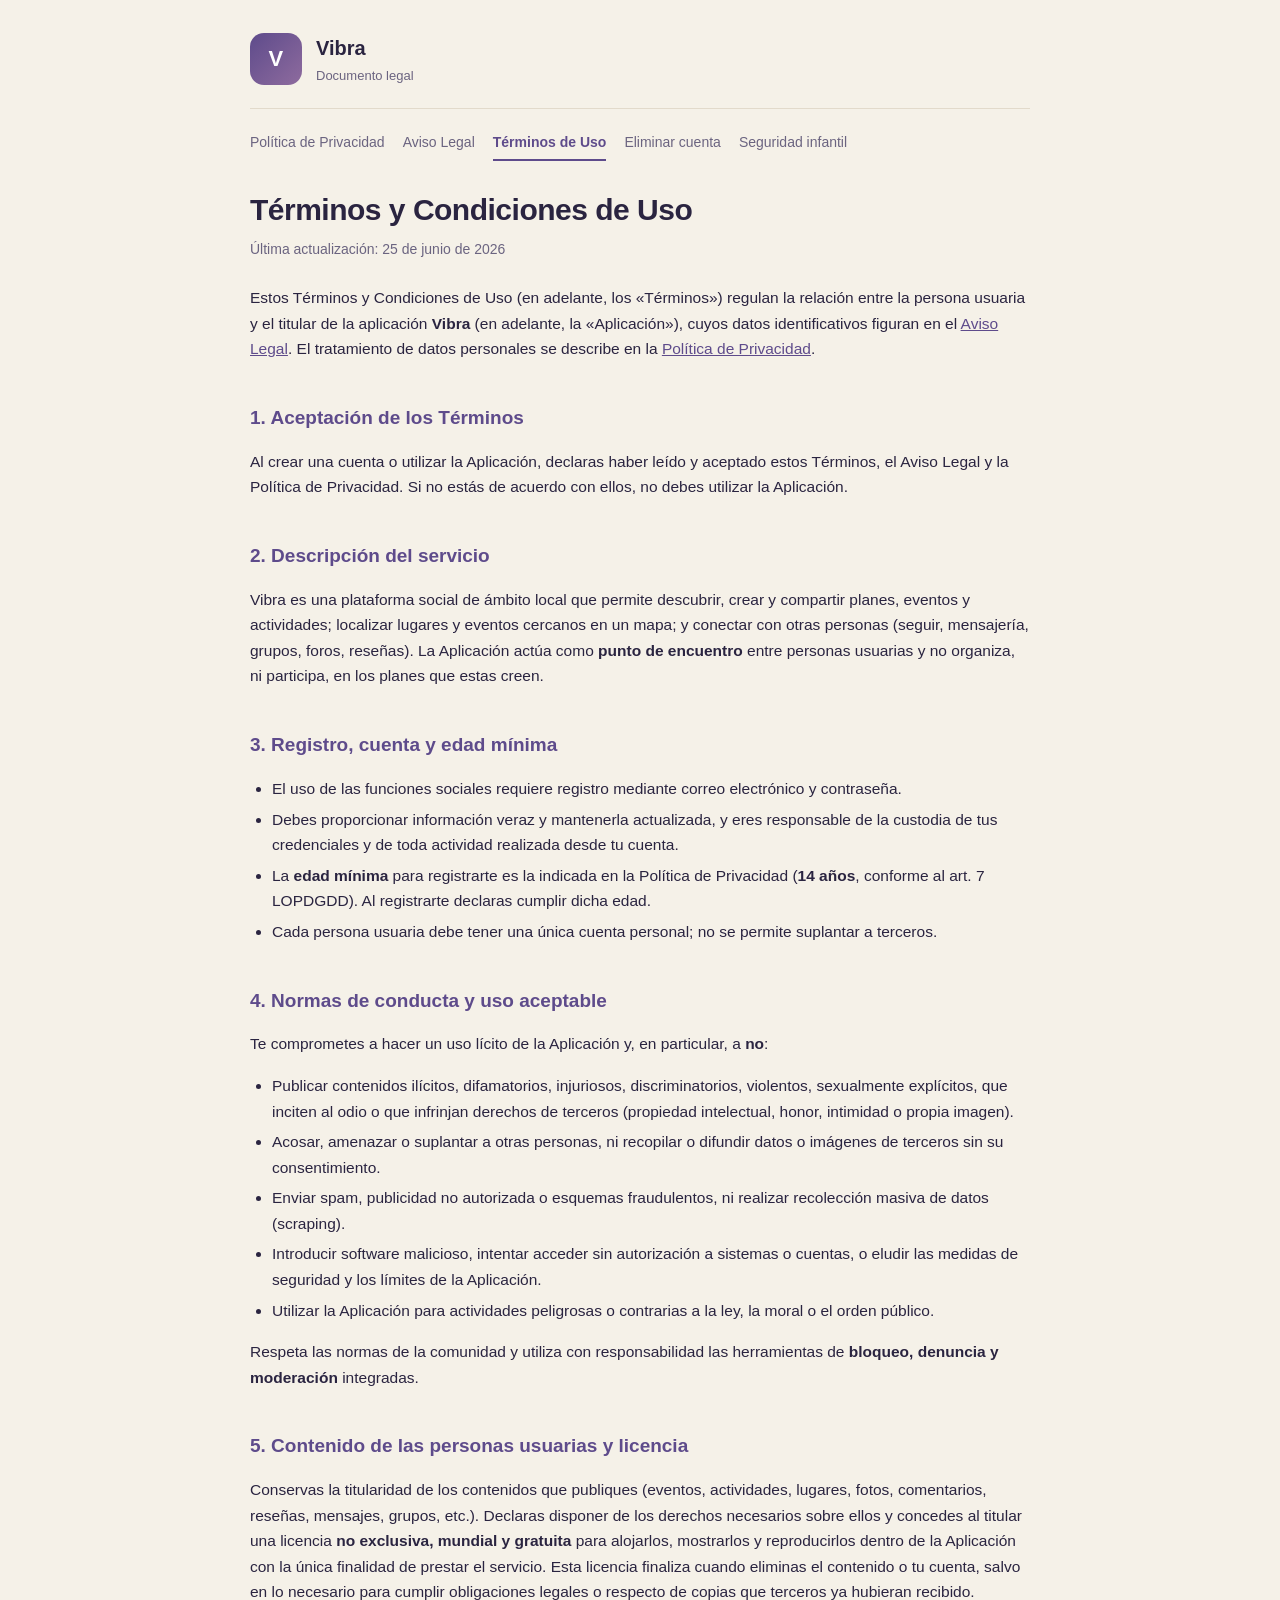
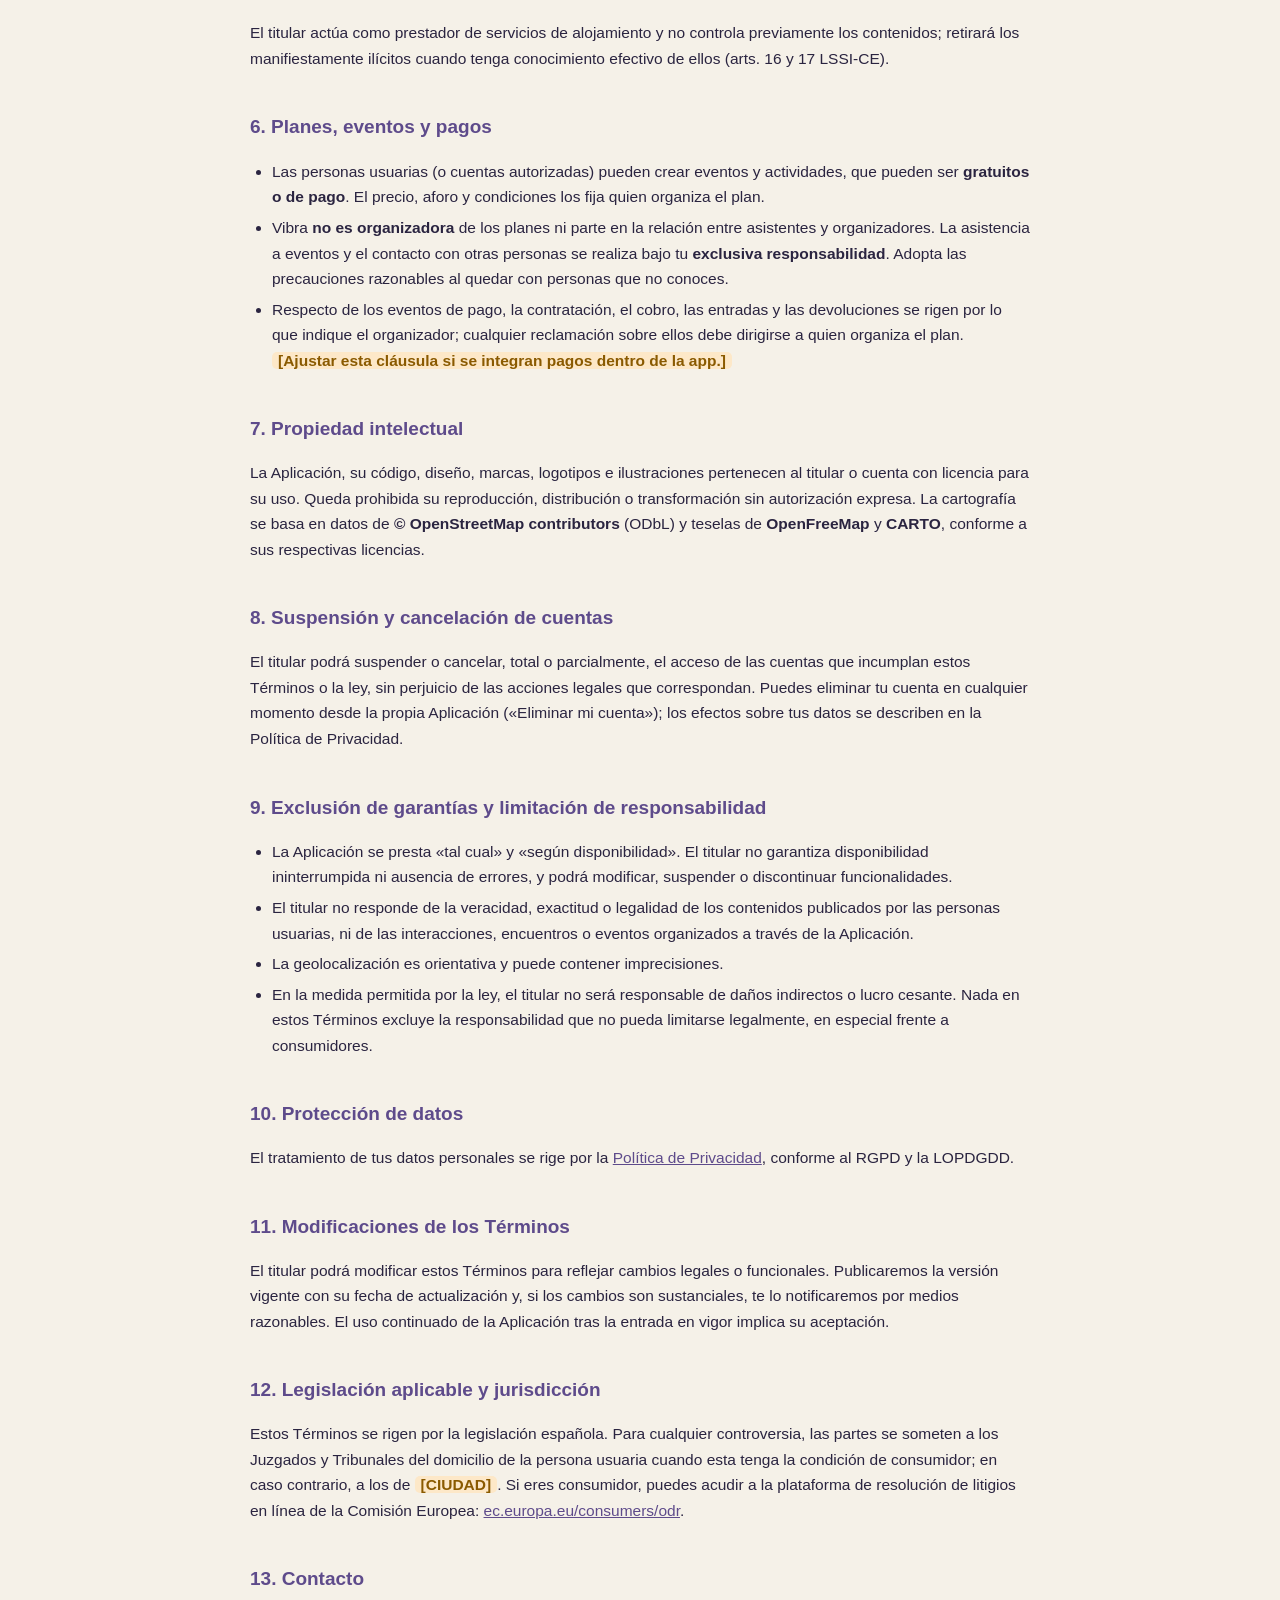
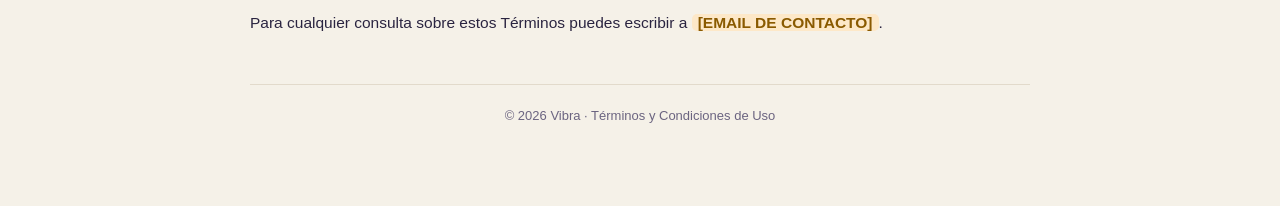
<file: terminos.html>
<!DOCTYPE html>
<html lang="es">
<head>
<meta charset="UTF-8">
<meta name="viewport" content="width=device-width, initial-scale=1.0">
<title>Términos y Condiciones de Uso · Vibra</title>
<meta name="description" content="Términos y Condiciones de Uso de la aplicación Vibra.">
<link rel="stylesheet" href="styles.css">
</head>
<body>
<div class="wrap">

  <header class="brand">
    <div class="logo">V</div>
    <div>
      <h1>Vibra</h1>
      <div class="sub">Documento legal</div>
    </div>
  </header>

  <nav class="nav">
    <a href="index.html">Política de Privacidad</a>
    <a href="aviso-legal.html">Aviso Legal</a>
    <a href="terminos.html" class="active">Términos de Uso</a>
    <a href="eliminar-cuenta.html">Eliminar cuenta</a>
    <a href="seguridad-infantil.html">Seguridad infantil</a>
  </nav>

  <h2 class="title">Términos y Condiciones de Uso</h2>
  <p class="updated">Última actualización: 25 de junio de 2026</p>

  <p>Estos Términos y Condiciones de Uso (en adelante, los «Términos») regulan la relación entre la persona
  usuaria y el titular de la aplicación <strong>Vibra</strong> (en adelante, la «Aplicación»), cuyos datos
  identificativos figuran en el <a href="aviso-legal.html">Aviso Legal</a>. El tratamiento de datos
  personales se describe en la <a href="index.html">Política de Privacidad</a>.</p>

  <h3>1. Aceptación de los Términos</h3>
  <p>Al crear una cuenta o utilizar la Aplicación, declaras haber leído y aceptado estos Términos, el Aviso
  Legal y la Política de Privacidad. Si no estás de acuerdo con ellos, no debes utilizar la Aplicación.</p>

  <h3>2. Descripción del servicio</h3>
  <p>Vibra es una plataforma social de ámbito local que permite descubrir, crear y compartir planes, eventos
  y actividades; localizar lugares y eventos cercanos en un mapa; y conectar con otras personas (seguir,
  mensajería, grupos, foros, reseñas). La Aplicación actúa como <strong>punto de encuentro</strong> entre
  personas usuarias y no organiza, ni participa, en los planes que estas creen.</p>

  <h3>3. Registro, cuenta y edad mínima</h3>
  <ul>
    <li>El uso de las funciones sociales requiere registro mediante correo electrónico y contraseña.</li>
    <li>Debes proporcionar información veraz y mantenerla actualizada, y eres responsable de la custodia de tus
    credenciales y de toda actividad realizada desde tu cuenta.</li>
    <li>La <strong>edad mínima</strong> para registrarte es la indicada en la Política de Privacidad
    (<strong>14 años</strong>, conforme al art. 7 LOPDGDD). Al registrarte declaras cumplir dicha edad.</li>
    <li>Cada persona usuaria debe tener una única cuenta personal; no se permite suplantar a terceros.</li>
  </ul>

  <h3>4. Normas de conducta y uso aceptable</h3>
  <p>Te comprometes a hacer un uso lícito de la Aplicación y, en particular, a <strong>no</strong>:</p>
  <ul>
    <li>Publicar contenidos ilícitos, difamatorios, injuriosos, discriminatorios, violentos, sexualmente
    explícitos, que inciten al odio o que infrinjan derechos de terceros (propiedad intelectual, honor,
    intimidad o propia imagen).</li>
    <li>Acosar, amenazar o suplantar a otras personas, ni recopilar o difundir datos o imágenes de terceros
    sin su consentimiento.</li>
    <li>Enviar spam, publicidad no autorizada o esquemas fraudulentos, ni realizar recolección masiva de datos
    (scraping).</li>
    <li>Introducir software malicioso, intentar acceder sin autorización a sistemas o cuentas, o eludir las
    medidas de seguridad y los límites de la Aplicación.</li>
    <li>Utilizar la Aplicación para actividades peligrosas o contrarias a la ley, la moral o el orden público.</li>
  </ul>
  <p>Respeta las normas de la comunidad y utiliza con responsabilidad las herramientas de
  <strong>bloqueo, denuncia y moderación</strong> integradas.</p>

  <h3>5. Contenido de las personas usuarias y licencia</h3>
  <p>Conservas la titularidad de los contenidos que publiques (eventos, actividades, lugares, fotos,
  comentarios, reseñas, mensajes, grupos, etc.). Declaras disponer de los derechos necesarios sobre ellos y
  concedes al titular una licencia <strong>no exclusiva, mundial y gratuita</strong> para alojarlos, mostrarlos
  y reproducirlos dentro de la Aplicación con la única finalidad de prestar el servicio. Esta licencia finaliza
  cuando eliminas el contenido o tu cuenta, salvo en lo necesario para cumplir obligaciones legales o respecto
  de copias que terceros ya hubieran recibido.</p>
  <p>El titular actúa como prestador de servicios de alojamiento y no controla previamente los contenidos;
  retirará los manifiestamente ilícitos cuando tenga conocimiento efectivo de ellos (arts. 16 y 17 LSSI-CE).</p>

  <h3>6. Planes, eventos y pagos</h3>
  <ul>
    <li>Las personas usuarias (o cuentas autorizadas) pueden crear eventos y actividades, que pueden ser
    <strong>gratuitos o de pago</strong>. El precio, aforo y condiciones los fija quien organiza el plan.</li>
    <li>Vibra <strong>no es organizadora</strong> de los planes ni parte en la relación entre asistentes y
    organizadores. La asistencia a eventos y el contacto con otras personas se realiza bajo tu
    <strong>exclusiva responsabilidad</strong>. Adopta las precauciones razonables al quedar con personas que
    no conoces.</li>
    <li>Respecto de los eventos de pago, la contratación, el cobro, las entradas y las devoluciones se rigen
    por lo que indique el organizador; cualquier reclamación sobre ellos debe dirigirse a quien organiza el
    plan. <span class="fill">[Ajustar esta cláusula si se integran pagos dentro de la app.]</span></li>
  </ul>

  <h3>7. Propiedad intelectual</h3>
  <p>La Aplicación, su código, diseño, marcas, logotipos e ilustraciones pertenecen al titular o cuenta con
  licencia para su uso. Queda prohibida su reproducción, distribución o transformación sin autorización
  expresa. La cartografía se basa en datos de <strong>© OpenStreetMap contributors</strong> (ODbL) y teselas
  de <strong>OpenFreeMap</strong> y <strong>CARTO</strong>, conforme a sus respectivas licencias.</p>

  <h3>8. Suspensión y cancelación de cuentas</h3>
  <p>El titular podrá suspender o cancelar, total o parcialmente, el acceso de las cuentas que incumplan estos
  Términos o la ley, sin perjuicio de las acciones legales que correspondan. Puedes eliminar tu cuenta en
  cualquier momento desde la propia Aplicación («Eliminar mi cuenta»); los efectos sobre tus datos se
  describen en la Política de Privacidad.</p>

  <h3>9. Exclusión de garantías y limitación de responsabilidad</h3>
  <ul>
    <li>La Aplicación se presta «tal cual» y «según disponibilidad». El titular no garantiza disponibilidad
    ininterrumpida ni ausencia de errores, y podrá modificar, suspender o discontinuar funcionalidades.</li>
    <li>El titular no responde de la veracidad, exactitud o legalidad de los contenidos publicados por las
    personas usuarias, ni de las interacciones, encuentros o eventos organizados a través de la Aplicación.</li>
    <li>La geolocalización es orientativa y puede contener imprecisiones.</li>
    <li>En la medida permitida por la ley, el titular no será responsable de daños indirectos o lucro cesante.
    Nada en estos Términos excluye la responsabilidad que no pueda limitarse legalmente, en especial frente a
    consumidores.</li>
  </ul>

  <h3>10. Protección de datos</h3>
  <p>El tratamiento de tus datos personales se rige por la <a href="index.html">Política de Privacidad</a>,
  conforme al RGPD y la LOPDGDD.</p>

  <h3>11. Modificaciones de los Términos</h3>
  <p>El titular podrá modificar estos Términos para reflejar cambios legales o funcionales. Publicaremos la
  versión vigente con su fecha de actualización y, si los cambios son sustanciales, te lo notificaremos por
  medios razonables. El uso continuado de la Aplicación tras la entrada en vigor implica su aceptación.</p>

  <h3>12. Legislación aplicable y jurisdicción</h3>
  <p>Estos Términos se rigen por la legislación española. Para cualquier controversia, las partes se someten a
  los Juzgados y Tribunales del domicilio de la persona usuaria cuando esta tenga la condición de consumidor;
  en caso contrario, a los de <span class="fill">[CIUDAD]</span>. Si eres consumidor, puedes acudir a la
  plataforma de resolución de litigios en línea de la Comisión Europea:
  <a href="https://ec.europa.eu/consumers/odr">ec.europa.eu/consumers/odr</a>.</p>

  <h3>13. Contacto</h3>
  <p>Para cualquier consulta sobre estos Términos puedes escribir a
  <span class="fill">[EMAIL DE CONTACTO]</span>.</p>

  <footer>
    © 2026 Vibra · Términos y Condiciones de Uso
  </footer>

</div>
</body>
</html>
</file>
<file: styles.css>
:root {
  --cream: #F5F1E8;
  --ink: #2A2440;
  --violet: #5E4B8B;
  --muted: #6B6480;
  --line: #E2DACB;
  --card: #FFFFFF;
}
* { box-sizing: border-box; }
body {
  margin: 0;
  background: var(--cream);
  color: var(--ink);
  font-family: -apple-system, BlinkMacSystemFont, "Segoe UI", Roboto, Helvetica, Arial, sans-serif;
  line-height: 1.65;
  -webkit-font-smoothing: antialiased;
}
.wrap { max-width: 820px; margin: 0 auto; padding: 32px 20px 80px; }
header.brand {
  display: flex; align-items: center; gap: 14px;
  padding-bottom: 22px; margin-bottom: 8px;
  border-bottom: 1px solid var(--line);
}
.logo {
  width: 52px; height: 52px; border-radius: 14px; flex: none;
  background: linear-gradient(135deg, #5E4B8B, #8E6B9E);
  display: flex; align-items: center; justify-content: center;
  color: #fff; font-weight: 800; font-size: 22px; letter-spacing: .5px;
}
.brand h1 { font-size: 20px; margin: 0; }
.brand .sub { color: var(--muted); font-size: 13px; }
.nav {
  display: flex; gap: 18px; flex-wrap: wrap;
  margin: 18px 0 8px; font-size: 14px;
}
.nav a {
  color: var(--muted); text-decoration: none;
  padding: 4px 0; border-bottom: 2px solid transparent;
}
.nav a:hover { color: var(--violet); }
.nav a.active { color: var(--violet); border-bottom-color: var(--violet); font-weight: 700; }
h2.title { font-size: 30px; margin: 24px 0 4px; letter-spacing: -.5px; }
.updated { color: var(--muted); font-size: 14px; margin: 0 0 24px; }
h3 { color: var(--violet); font-size: 19px; margin: 34px 0 10px; padding-top: 6px; }
h4 { font-size: 16px; margin: 18px 0 6px; }
p, li { font-size: 15.5px; }
a { color: var(--violet); }
ul { padding-left: 22px; }
li { margin: 5px 0; }
table {
  width: 100%; border-collapse: collapse; margin: 14px 0;
  background: var(--card); border-radius: 12px; overflow: hidden;
  font-size: 14.5px;
}
th, td { text-align: left; padding: 10px 12px; border-bottom: 1px solid var(--line); vertical-align: top; }
th { background: #efe9dc; font-weight: 700; }
tr:last-child td { border-bottom: none; }
blockquote {
  margin: 16px 0; padding: 12px 16px;
  background: #fff; border-left: 4px solid var(--violet);
  border-radius: 8px; color: var(--muted); font-size: 14.5px;
}
.fill {
  background: #FDE8C8; color: #8a5a00; padding: 0 6px;
  border-radius: 5px; font-weight: 700; white-space: nowrap;
}
.card {
  background: var(--card); border: 1px solid var(--line);
  border-radius: 14px; padding: 4px 20px 18px; margin: 16px 0;
}
footer {
  margin-top: 48px; padding-top: 20px; border-top: 1px solid var(--line);
  color: var(--muted); font-size: 13px; text-align: center;
}
</file>
